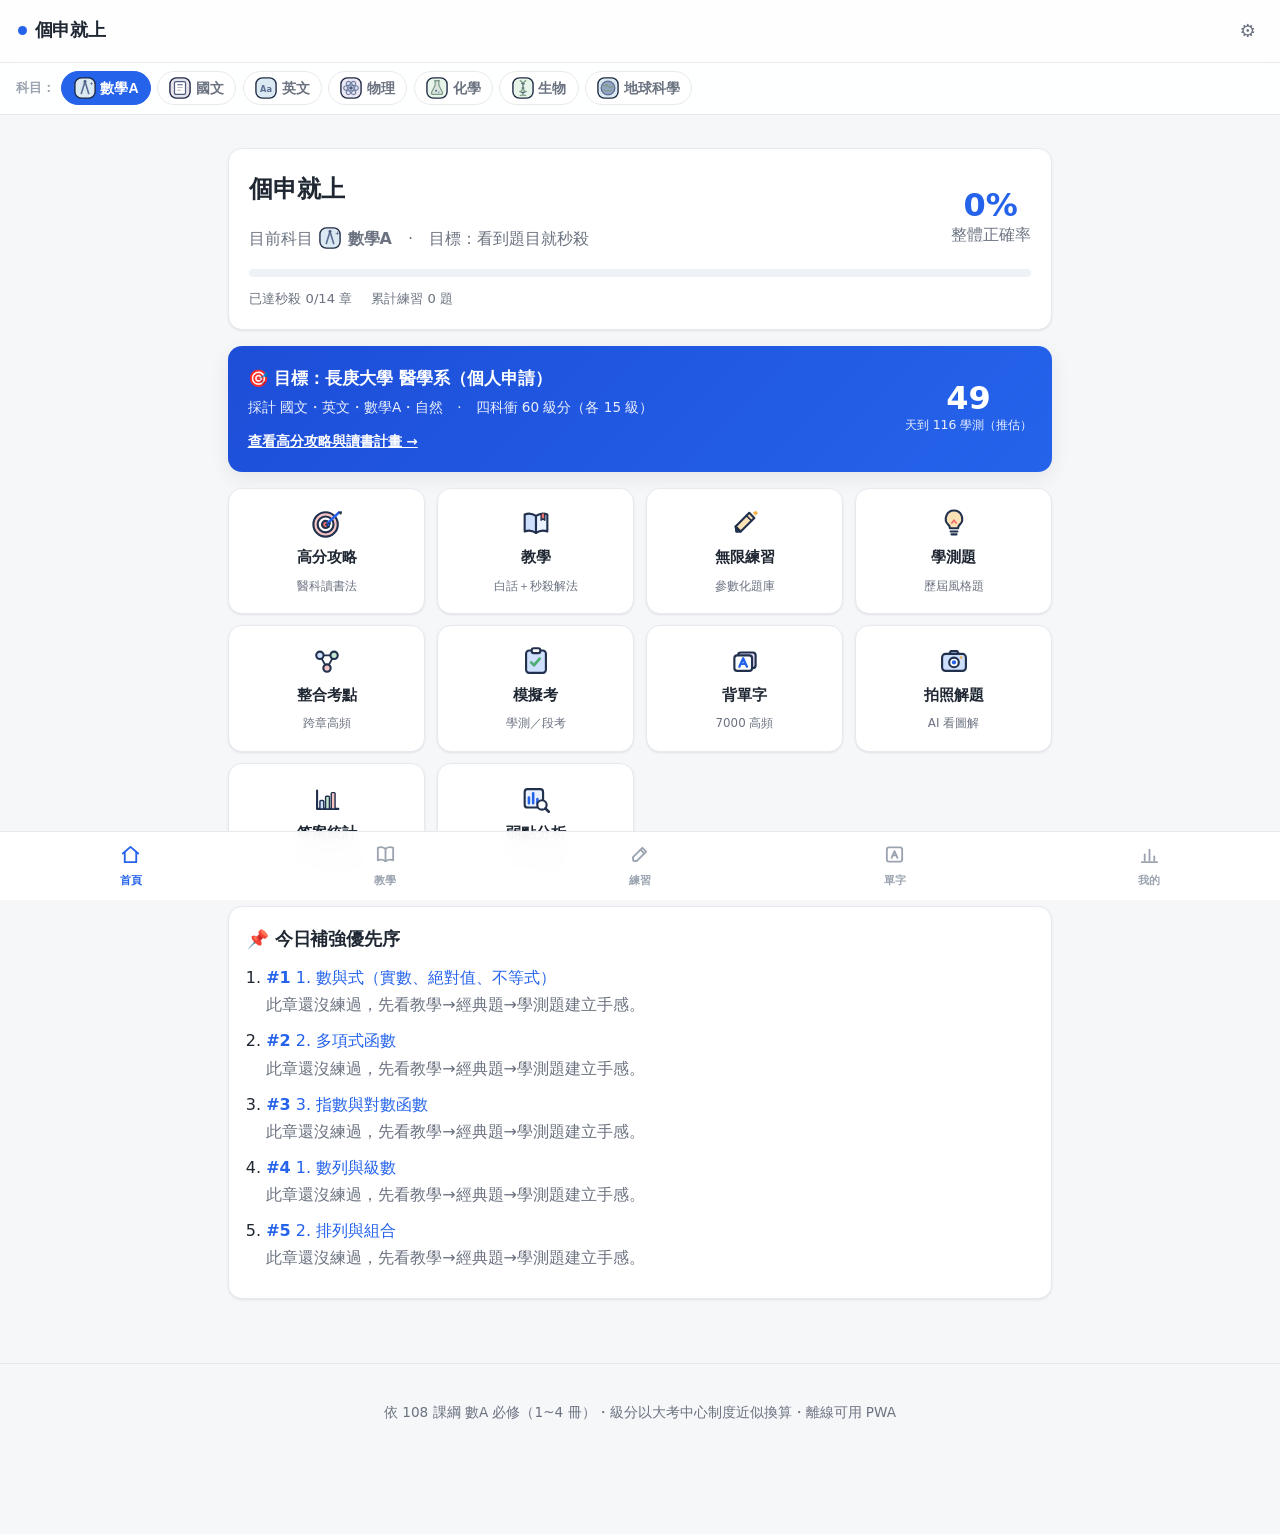
<file: 數學/app/index.html>
<!DOCTYPE html>
<html lang="zh-Hant">

<head>
  <meta charset="UTF-8" />
  <meta name="viewport" content="width=device-width, initial-scale=1.0" />
  <title>個申就上</title>
  <meta name="description" content="高中全科學測複習 App：白話深度教學、秒殺解法、無限練習、學測模擬與級分換算、各科高分攻略與讀書計畫、個人化弱點分析。目標：四科 60 級分、考取醫學系。" />
  <meta name="theme-color" content="#ffffff" />
  <link rel="manifest" href="manifest.webmanifest" />
  <link rel="apple-touch-icon" href="icons/icon-192.png" />

  <!-- KaTeX：數學式渲染（本機內建 vendor，完全離線、不依賴 CDN） -->
  <link rel="stylesheet" href="vendor/katex/katex.min.css"
    onerror="document.documentElement.classList.add('no-katex')" />
  <script defer src="vendor/katex/katex.min.js"></script>
  <script defer src="vendor/katex/contrib/auto-render.min.js"></script>

  <link rel="stylesheet" href="css/style.css" />
</head>

<body>
  <header class="topbar">
    <a class="brand" href="#dashboard">個申就上</a>
    <a class="topset" href="#settings" title="設定">⚙️</a>
  </header>

  <main id="app" class="container"><p class="muted" style="padding:2rem">載入中…</p></main>

  <footer class="foot">
    <p class="muted">依 108 課綱 數A 必修（1~4 冊）・級分以大考中心制度近似換算・離線可用 PWA</p>
  </footer>

  <!-- 課程資料（classic script，雙擊也能跑） -->
  <script src="data/curriculum.js"></script>
  <script src="js/generator.js"></script>
  <!-- 數A（四冊）+ 整合考點 -->
  <script src="data/book1.js"></script>
  <script src="data/book2.js"></script>
  <script src="data/book3.js"></script>
  <script src="data/book4.js"></script>
  <script src="data/exampoints.js"></script>
  <!-- 其他科目（國/英/物/化/生/地科） -->
  <script src="data/subj_chinese.js"></script>
  <script src="data/subj_english.js"></script>
  <script src="data/subj_physics.js"></script>
  <script src="data/subj_chemistry.js"></script>
  <script src="data/subj_biology.js"></script>
  <script src="data/subj_earth.js"></script>
  <!-- 英文背單字（7000 高頻字庫 + SRS） -->
  <script src="data/vocab.js"></script>
  <script src="js/vocab_srs.js"></script>
  <!-- 英文口語練習句庫 -->
  <script src="data/speaking.js"></script>
  <!-- 歷屆學測選擇題答案（答案統計分析資料源） -->
  <script src="data/exam_answers.js"></script>
  <!-- 高分攻略：各科技巧、讀書心法、時程與考場 SOP -->
  <script src="data/strategy.js"></script>

  <!-- 引擎與頁面 -->
  <script src="js/tileicons.js"></script>
  <script src="js/diagrams.js"></script>
  <script src="js/llm.js"></script>
  <script src="js/scoring.js"></script>
  <script src="js/analytics.js"></script>
  <script src="js/answerstats.js"></script>
  <script src="js/exam.js"></script>
  <script src="js/app.js"></script>

  <!-- PWA service worker（用 file:// 開啟時會自動略過） -->
  <script>
    // PWA service worker：偵測到新版自動啟用並重載一次（免手動清快取）
    if ('serviceWorker' in navigator && location.protocol.startsWith('http')) {
      var refreshing = false;
      // 首次安裝時沒有 controller，clients.claim() 也會觸發 controllerchange，
      // 那次不該重載；只有「本來就有 controller（＝更新換版）」才自動重載一次。
      var hadController = !!navigator.serviceWorker.controller;
      navigator.serviceWorker.addEventListener('controllerchange', function () {
        if (refreshing || !hadController) return;
        refreshing = true;
        location.reload();
      });
      window.addEventListener('load', function () {
        navigator.serviceWorker.register('sw.js').then(function (reg) {
          // 立刻檢查更新
          reg.update();
          // 有新版安裝好 → 叫它立即接管（接管後觸發 controllerchange 自動重載）
          function promote(w) {
            if (!w) return;
            w.addEventListener('statechange', function () {
              if (w.state === 'installed' && navigator.serviceWorker.controller) {
                w.postMessage('SKIP_WAITING');
              }
            });
          }
          if (reg.waiting && navigator.serviceWorker.controller) reg.waiting.postMessage('SKIP_WAITING');
          reg.addEventListener('updatefound', function () { promote(reg.installing); });
          // 回到前景時再檢查一次更新
          document.addEventListener('visibilitychange', function () {
            if (document.visibilityState === 'visible') reg.update();
          });
        }).catch(function () { });
      });
    }
  </script>
</body>

</html>
</file>
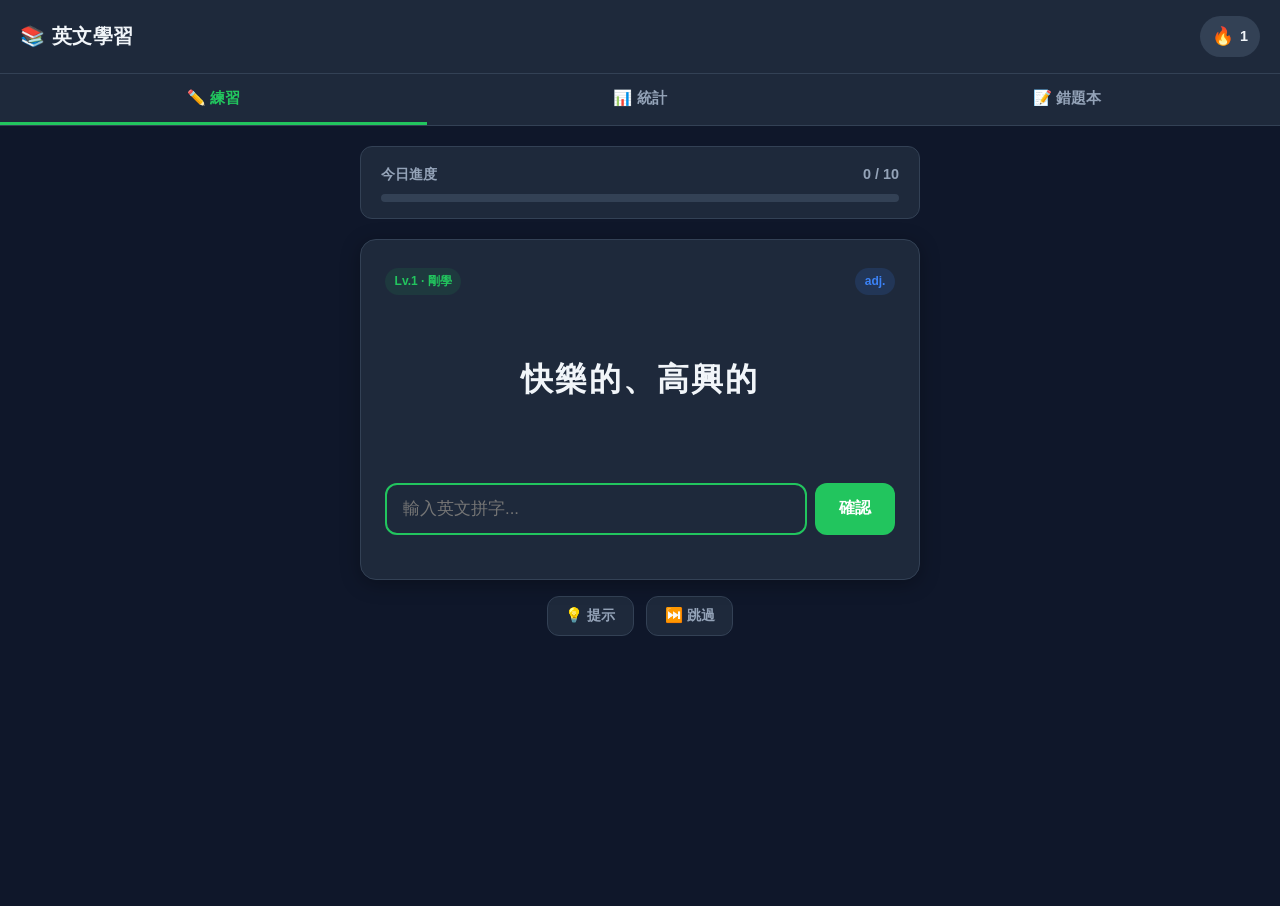
<file: 英文/learning-app/index.html>
<!DOCTYPE html>
<html lang="zh-Hant">
<head>
  <meta charset="UTF-8" />
  <meta name="viewport" content="width=device-width, initial-scale=1.0, maximum-scale=1.0, user-scalable=no" />
  <title>英文學習 — 學測滿級分計畫</title>
  <link rel="stylesheet" href="style.css" />
</head>
<body>
  <!-- 頂部標題 -->
  <header class="app-header">
    <h1 class="app-title">📚 英文學習</h1>
    <div class="streak-badge" id="streakBadge" title="連續學習天數">
      <span class="streak-icon">🔥</span>
      <span id="streakDays">0</span>
    </div>
  </header>

  <!-- 分頁切換 -->
  <nav class="tab-bar">
    <button class="tab-btn active" data-tab="practice">✏️ 練習</button>
    <button class="tab-btn" data-tab="stats">📊 統計</button>
    <button class="tab-btn" data-tab="wrong">📝 錯題本</button>
  </nav>

  <main class="main-container">
    <!-- 練習頁 -->
    <section id="practice" class="tab-content active">
      <!-- 今日進度條 -->
      <div class="progress-card">
        <div class="progress-label">
          <span>今日進度</span>
          <span id="progressText">0 / 10</span>
        </div>
        <div class="progress-bar">
          <div class="progress-fill" id="progressFill"></div>
        </div>
      </div>

      <!-- 練習卡片 -->
      <div class="practice-card" id="practiceCard">
        <div class="card-header">
          <span class="level-badge" id="levelBadge">Level 1</span>
          <span class="pos-badge" id="posBadge">n.</span>
        </div>

        <div class="chinese-display" id="chineseDisplay">
          載入中...
        </div>

        <div class="hint-area" id="hintArea"></div>

        <form class="answer-form" id="answerForm" autocomplete="off">
          <input
            type="text"
            id="answerInput"
            class="answer-input"
            placeholder="輸入英文拼字..."
            autocomplete="off"
            autocapitalize="off"
            spellcheck="false"
            required
          />
          <button type="submit" class="submit-btn">確認</button>
        </form>

        <!-- 答對/答錯回饋 -->
        <div class="feedback" id="feedback"></div>
      </div>

      <!-- 提示工具列 -->
      <div class="tool-row">
        <button class="tool-btn" id="hintBtn" title="顯示首字母提示">💡 提示</button>
        <button class="tool-btn" id="skipBtn" title="跳過此題">⏭️ 跳過</button>
      </div>
    </section>

    <!-- 統計頁 -->
    <section id="stats" class="tab-content">
      <h2 class="section-title">學習統計</h2>

      <div class="stat-grid">
        <div class="stat-card">
          <div class="stat-icon">✅</div>
          <div class="stat-value" id="todayCorrect">0</div>
          <div class="stat-label">今日答對</div>
        </div>
        <div class="stat-card">
          <div class="stat-icon">❌</div>
          <div class="stat-value" id="todayWrong">0</div>
          <div class="stat-label">今日答錯</div>
        </div>
        <div class="stat-card">
          <div class="stat-icon">📖</div>
          <div class="stat-value" id="totalLearned">0</div>
          <div class="stat-label">已學單字</div>
        </div>
        <div class="stat-card">
          <div class="stat-icon">🎯</div>
          <div class="stat-value" id="accuracyRate">—</div>
          <div class="stat-label">總正確率</div>
        </div>
      </div>

      <h3 class="section-subtitle">熟練度分布</h3>
      <div class="level-distribution" id="levelDistribution">
        <!-- 由 JS 動態產生 -->
      </div>

      <h3 class="section-subtitle">目標進度</h3>
      <div class="goal-card">
        <div class="goal-row">
          <span>學測單字目標(7000)</span>
          <span id="goalText">0 / 7000</span>
        </div>
        <div class="progress-bar">
          <div class="progress-fill" id="goalFill"></div>
        </div>
        <p class="goal-hint" id="goalHint">每天 30 分鐘,持續累積!</p>
      </div>

      <div class="action-row">
        <button class="danger-btn" id="resetBtn">⚠️ 重置所有資料</button>
      </div>
    </section>

    <!-- 錯題本 -->
    <section id="wrong" class="tab-content">
      <h2 class="section-title">錯題本</h2>
      <p class="section-hint">這裡顯示你答錯過的單字,加強複習!</p>
      <div class="wrong-list" id="wrongList">
        <!-- 由 JS 動態產生 -->
      </div>
    </section>
  </main>

  <!-- 答對/答錯全螢幕動畫覆蓋層 -->
  <div class="overlay" id="overlay"></div>

  <script src="words.js"></script>
  <script src="app.js"></script>
</body>
</html>
</file>
<file: 數學/app/css/style.css>
/* ============================================================
 * 個申就上 — 簡約學習主題（Minimal / Clean）
 * 設計語言：留白為主、單一藍色重點、細線描邊、柔和陰影、一致圓角。
 * 目標：乾淨、專注、不干擾閱讀，貼近醫科備考的沉穩質感。
 * 所有 class 名稱與原版相容，僅替換視覺語言。
 * ============================================================ */

:root {
  /* 中性底 + 單一藍重點 + 語意色 */
  --bg: #f6f7f9;            /* App 背景：極淺灰 */
  --bg2: #eef1f5;           /* 次底 */
  --card: #ffffff;          /* 卡片：純白 */
  --ink: #1f2733;           /* 主文字：深灰藍 */
  --ink-soft: #6b7280;      /* 次要文字 */
  --ink-faint: #9aa3af;     /* 更淡 */
  --line: #e6e9ee;          /* 細描邊（hairline） */
  --line-strong: #d7dce3;   /* 較深描邊 */

  --brand: #2563eb;         /* 重點藍 */
  --brand-ink: #1d4ed8;     /* 深一階藍 */
  --brand-soft: #eef4ff;    /* 藍底 */

  --good: #15a05a;          /* 正解綠 */
  --good-soft: #ecfdf3;
  --warn: #b9770a;          /* 提示橙 */
  --warn-soft: #fff8ec;
  --bad: #dc2626;           /* 警示紅 */
  --bad-soft: #fef2f2;

  --radius: 14px;
  --radius-sm: 10px;
  --radius-pill: 999px;
  --shadow: 0 1px 2px rgba(16, 24, 40, .04), 0 1px 3px rgba(16, 24, 40, .06);
  --shadow-md: 0 6px 20px rgba(16, 24, 40, .08);
  --fs: "Noto Sans TC", -apple-system, BlinkMacSystemFont, "Segoe UI", "PingFang TC", "Microsoft JhengHei", Roboto, system-ui, sans-serif;
}

* { box-sizing: border-box; }

html, body {
  margin: 0;
  color: var(--ink);
  line-height: 1.7;
  font-family: var(--fs);
  background: var(--bg);
  -webkit-font-smoothing: antialiased;
  text-rendering: optimizeLegibility;
}

a { color: var(--brand); text-decoration: none; }
a:hover { color: var(--brand-ink); }

h1, h2, h3 { letter-spacing: -.01em; }

/* ---- 頂列：簡約白底細線 ---- */
.topbar {
  position: sticky; top: 0; z-index: 50;
  display: flex; align-items: center; justify-content: space-between; gap: 1rem;
  padding: .7rem 1.1rem;
  background: rgba(255, 255, 255, .85);
  backdrop-filter: saturate(180%) blur(10px);
  border-bottom: 1px solid var(--line);
}
.brand {
  font-weight: 800; font-size: 1.1rem; color: var(--ink);
  letter-spacing: -.02em;
}
.brand::before {
  content: ""; display: inline-block; width: 9px; height: 9px; margin-right: .5rem;
  border-radius: 50%; background: var(--brand); vertical-align: middle;
}
.topset { font-size: 1.15rem; text-decoration: none; padding: .25rem .4rem; color: var(--ink-soft); border-radius: var(--radius-sm); }
.topset:hover { background: var(--bg2); }

.nav { display: flex; gap: .3rem; flex-wrap: wrap; }
.nav a {
  padding: .3rem .7rem; border-radius: var(--radius-pill);
  color: var(--ink-soft); font-size: .92rem; font-weight: 600;
}
.nav a.active, .nav a:hover { background: var(--brand-soft); color: var(--brand-ink); }

.container { max-width: 860px; margin: 0 auto; padding: 1.1rem 1.1rem 1rem; min-height: 70vh; }
.view h1 { font-size: 1.5rem; margin: .4rem 0 .3rem; font-weight: 800; }

.muted { color: var(--ink-soft); }
.bad { color: var(--bad); }

/* ---- 卡片 / 面板：白底、細線、柔陰影、一致圓角 ---- */
.panel {
  background: var(--card); border: 1px solid var(--line);
  border-radius: var(--radius); padding: 1.1rem 1.15rem; margin: 1rem 0;
  box-shadow: var(--shadow);
}
.panel h2 { margin: 0 0 .6rem; font-size: 1.1rem; font-weight: 700; color: var(--ink); }
.hero {
  background: var(--card);
  border: 1px solid var(--line); border-radius: var(--radius);
  padding: 1.3rem; margin: 1rem 0; box-shadow: var(--shadow);
}
.hero h1 { margin: 0 0 .25rem; }
.hero h2 { margin: 0 0 .5rem; font-size: 1.1rem; }

.cards { display: grid; grid-template-columns: repeat(auto-fit, minmax(130px, 1fr)); gap: .7rem; margin: .8rem 0; }
.card {
  background: var(--card); border: 1px solid var(--line);
  border-radius: var(--radius-sm); padding: .9rem;
  box-shadow: var(--shadow);
}
.card.stat { text-align: center; }
.card.stat .big { font-size: 1.8rem; font-weight: 800; color: var(--brand); line-height: 1.15; }
.card.stat > div:last-child { color: var(--ink-soft); font-size: .82rem; }

/* 進度條：細軌 + 藍填充 */
.progress { height: 8px; background: var(--bg2); border-radius: var(--radius-pill); overflow: hidden; }
.progress .bar { height: 100%; background: var(--brand); border-radius: var(--radius-pill); transition: width .4s ease; }

/* ---- 按鈕 ---- */
.quick { display: grid; grid-template-columns: repeat(auto-fit, minmax(200px, 1fr)); gap: .7rem; }
.qbtn {
  display: inline-block; background: var(--brand); color: #fff !important;
  padding: .55rem 1rem; border-radius: var(--radius-sm);
  border: 1px solid var(--brand); cursor: pointer;
  font-size: .95rem; text-align: center; font-weight: 600;
  box-shadow: var(--shadow); transition: background .15s ease, transform .05s ease;
}
.qbtn:hover { background: var(--brand-ink); color: #fff; text-decoration: none; }
.qbtn:active { transform: translateY(1px); }
.qbtn.big { display: block; width: 100%; margin-top: 1rem; padding: .8rem; font-size: 1rem; }
.ghost {
  background: var(--card); border: 1px solid var(--line-strong); color: var(--ink-soft);
  padding: .5rem .85rem; border-radius: var(--radius-sm); cursor: pointer; font-weight: 600; font-size: .92rem;
}
.ghost:hover { background: var(--bg2); color: var(--ink); }

/* ---- 計畫清單 ---- */
.planlist { margin: 0; padding-left: 1.2rem; }
.planlist li { margin: .55rem 0; }
.pri { color: var(--brand); font-weight: 700; }
.mini { font-size: .85rem; }

/* ---- 章節列表 ---- */
.chaplist { display: grid; grid-template-columns: repeat(auto-fit, minmax(230px, 1fr)); gap: .7rem; }
.chapcard {
  background: var(--card); border: 1px solid var(--line);
  border-radius: var(--radius-sm); padding: .9rem 1rem; color: var(--ink) !important;
  box-shadow: var(--shadow); transition: border-color .15s ease, box-shadow .15s ease;
}
.chapcard:hover { border-color: var(--brand); box-shadow: var(--shadow-md); text-decoration: none; }
.chapcard .ct { font-weight: 700; margin-bottom: .45rem; }
.tags span { display: inline-block; font-size: .72rem; background: var(--bg2); color: var(--ink-soft); padding: .12rem .5rem; border-radius: var(--radius-pill); margin: .12rem .12rem .12rem 0; }

/* ---- 章節內文 ---- */
.back { display: inline-block; margin: .3rem 0; color: var(--ink-soft); font-weight: 600; font-size: .92rem; }
.back:hover { color: var(--brand); }
.five { background: var(--brand-soft); border-color: #dbe6ff; }
.trick { background: var(--warn-soft); border-color: #f4e6c8; }
.deep { background: var(--good-soft); border-color: #cdeedd; border-left: 3px solid var(--good); }
.deep h2 { color: var(--good); }
.concepts li, .formulas li { margin: .45rem 0; }
.formulas { list-style: none; padding-left: 0; }
.formulas li { background: var(--bg2); border: 1px solid var(--line); border-radius: var(--radius-sm); padding: .45rem .7rem; }

/* ---- 題目 ---- */
.problems { display: grid; gap: .8rem; }
.prob {
  background: var(--card); border: 1px solid var(--line);
  border-radius: var(--radius-sm); padding: 1rem;
  box-shadow: var(--shadow);
}
.prob .q { font-weight: 600; margin: .35rem 0 .55rem; }
.badge { display: inline-block; font-size: .72rem; background: var(--bg2); color: var(--ink-soft); padding: .15rem .55rem; border-radius: var(--radius-pill); font-weight: 600; }
.badge.gsat { background: var(--brand-soft); color: var(--brand-ink); }
details { margin: .35rem 0; }
summary { cursor: pointer; color: var(--brand); font-weight: 600; font-size: .92rem; }
summary:hover { color: var(--brand-ink); }
.hint { background: var(--warn-soft); border-left: 3px solid var(--warn); padding: .55rem .75rem; margin: .45rem 0; border-radius: var(--radius-sm); }
.sol { background: var(--good-soft); border-left: 3px solid var(--good); padding: .55rem .75rem; margin: .45rem 0; border-radius: var(--radius-sm); }
.ans { margin-top: .4rem; font-weight: 700; color: var(--good); }
.selfcheck { margin-top: .6rem; font-size: .9rem; color: var(--ink-soft); }
.selfcheck button { margin-left: .35rem; padding: .3rem .7rem; border-radius: var(--radius-sm); border: 1px solid var(--line-strong); background: var(--card); color: var(--ink); cursor: pointer; font-weight: 600; }
.selfcheck button:hover { background: var(--bg2); }
.flashmsg { color: var(--good); font-weight: 600; }

/* ---- 控制列 / 表單 ---- */
.ctrl { display: flex; gap: .6rem; align-items: center; flex-wrap: wrap; margin: .7rem 0; }
select, input[type=text], input[type=password], input[type=number] {
  background: var(--card); color: var(--ink); border: 1px solid var(--line-strong);
  border-radius: var(--radius-sm); padding: .45rem .65rem; font-size: .95rem; font-family: inherit;
}
select:focus, input:focus { outline: none; border-color: var(--brand); box-shadow: 0 0 0 3px var(--brand-soft); }
label { display: block; margin: .5rem 0; font-weight: 600; }

/* ---- 模擬考 ---- */
.examcard { display: flex; flex-direction: column; gap: .4rem; }
.timer { font-size: 1.2rem; font-weight: 800; color: var(--brand); margin: .4rem 0; }
.examq.done { border-color: var(--good); }
.examq.wrong { border-color: var(--bad); }
.bandnote { background: var(--brand-soft); padding: .65rem .8rem; border-radius: var(--radius-sm); border: 1px solid #dbe6ff; }
.bookchecks { display: grid; gap: .25rem; }
.chk { font-size: .9rem; font-weight: 500; }

/* ---- 分析表 ---- */
.statstable { width: 100%; border-collapse: collapse; font-size: .9rem; }
.statstable th { text-align: left; padding: .5rem; border-bottom: 1px solid var(--line-strong); color: var(--ink-soft); font-weight: 600; }
.statstable td { text-align: left; padding: .5rem; border-bottom: 1px solid var(--line); }
.statstable tr.good td:first-child { color: var(--good); font-weight: 600; }
.statstable tr.mid td:first-child { color: var(--warn); font-weight: 600; }
.statstable tr.bad td:first-child { color: var(--bad); font-weight: 600; }
.statstable tr.na td:first-child { color: var(--ink-faint); }
.minibar { background: var(--bg2); height: 7px; border-radius: var(--radius-pill); overflow: hidden; }
.minibar div { height: 100%; background: var(--brand); border-radius: var(--radius-pill); }

/* ---- 學測答案統計 ---- */
.tablewrap { overflow-x: auto; -webkit-overflow-scrolling: touch; }
.astable { min-width: 540px; }
.astable .asrow { white-space: nowrap; }
.ascell {
  display: inline-block; min-width: 1.5em; text-align: center;
  margin: 0 1px; padding: .05rem .25rem; border-radius: 6px;
  font-variant-numeric: tabular-nums; color: var(--ink-soft);
}
.ascell.amode { background: var(--brand); color: #fff; font-weight: 700; }
.warnbox { border-color: var(--warn); background: var(--warn-soft); }
.warnbox b { color: var(--warn); }

.foot { text-align: center; padding: 1.5rem 1rem; border-top: 1px solid var(--line); margin-top: 2rem; color: var(--ink-faint); font-size: .85rem; }

/* KaTeX 載入失敗時，至少把原始式子顯示出來 */
.no-katex .katex { font-family: inherit; }

/* ---- 圖解分析 ---- */
.diagrampanel { background: var(--card); }
.diagramwrap {
  background: var(--bg2);
  border: 1px solid var(--line);
  border-radius: var(--radius-sm);
  padding: .7rem;
  overflow-x: auto;
}
.diagram { display: block; max-width: 100%; height: auto; margin: 0 auto; }
.diagcap { margin: .6rem 0 0; font-size: .88rem; }

/* 進場淡入 */
.view > section, .view > .hero { animation: fadein .3s ease both; }
@keyframes fadein { from { opacity: 0; transform: translateY(5px); } to { opacity: 1; transform: none; } }

/* ---- 整合考點 ---- */
.eptags { margin: .5rem 0; font-size: .9rem; color: var(--ink-soft); }
.eptag {
  display: inline-block; margin: .15rem .25rem .15rem 0; padding: .14rem .6rem;
  background: var(--bg2); color: var(--ink); border: 1px solid var(--line);
  border-radius: var(--radius-pill); font-size: .82rem; font-weight: 600;
}
.eptag:hover { background: var(--brand-soft); color: var(--brand-ink); text-decoration: none; }
.freq { color: var(--warn); font-size: .9rem; letter-spacing: 1px; }
.eppanel { border-left: 3px solid var(--line-strong); }
.eppanel.good { border-left-color: var(--good); }
.eppanel.mid  { border-left-color: var(--warn); }
.eppanel.bad  { border-left-color: var(--bad); }
.eppanel.na   { border-left-color: var(--line-strong); }
.epinsight { margin: .5rem 0; }
.epchips { margin: .3rem 0; }

/* ---- 科目切換器：水平捲動的膠囊 ---- */
.subjectbar {
  position: sticky; top: 0; z-index: 40;
  display: flex; gap: .4rem; align-items: center;
  padding: .55rem 1rem; background: rgba(255, 255, 255, .9);
  backdrop-filter: blur(8px);
  border-bottom: 1px solid var(--line);
  overflow-x: auto; -webkit-overflow-scrolling: touch; scrollbar-width: none;
}
.subjectbar::-webkit-scrollbar { display: none; }
.sublabel { font-weight: 600; color: var(--ink-faint); font-size: .82rem; flex: 0 0 auto; }
.subbtn {
  display: inline-flex; align-items: center; gap: .3rem; flex: 0 0 auto;
  padding: .3rem .7rem; border-radius: var(--radius-pill);
  border: 1px solid var(--line); background: var(--card); color: var(--ink-soft);
  font-weight: 600; font-size: .88rem; cursor: pointer; white-space: nowrap;
}
.subbtn:hover { background: var(--bg2); color: var(--ink); }
.subbtn.on { background: var(--brand); color: #fff; border-color: var(--brand); }
.subicon { vertical-align: middle; flex: 0 0 auto; }
.subname { line-height: 1; }
.muted .subicon { vertical-align: -5px; margin: 0 1px; }

/* ---- 拍照解題 ---- */
.photobtns { display: flex; gap: .6rem; flex-wrap: wrap; margin-bottom: .6rem; }
.photoimg { display: block; max-width: 100%; max-height: 320px; margin: .6rem auto; border: 1px solid var(--line); border-radius: var(--radius-sm); }
.photosol p { margin: .4rem 0; }
.photosol h3 { margin: .6rem 0 .2rem; font-size: 1.02rem; color: var(--brand); }
.photosol ul { margin: .3rem 0 .3rem 1.1rem; }

/* ---- 背單字 ---- */
.vocabcard { text-align: center; }
.vzh { font-size: 1.6rem; font-weight: 800; color: var(--ink); margin: .4rem 0; }
.vpos { color: var(--ink-soft); margin-bottom: .8rem; }
.vinput { width: 100%; font-size: 1.25rem; text-align: center; letter-spacing: 1px; padding: .65rem; border: 1px solid var(--line-strong); border-radius: var(--radius-sm); }
.vbtns { display: flex; gap: .5rem; justify-content: center; flex-wrap: wrap; margin: .8rem 0; }
.vok { font-size: 1.2rem; font-weight: 800; color: var(--good); margin: .5rem 0; }
.vng { font-size: 1.1rem; font-weight: 800; color: var(--bad); margin: .5rem 0; }
.vex { margin: .4rem 0; }
.boxbars { display: grid; gap: .4rem; }
.boxrow { display: grid; grid-template-columns: 90px 1fr 40px; align-items: center; gap: .5rem; font-size: .85rem; }
.boxlab { color: var(--ink-soft); }
.boxnum { text-align: right; font-weight: 700; }
.wrongwords { list-style: none; padding-left: 0; margin: .4rem 0; }
.wrongwords li { padding: .4rem .1rem; border-bottom: 1px solid var(--line); }
.wcount { color: var(--bad); font-size: .82rem; float: right; }

/* ---- 口語練習 ---- */
.speakcard { text-align: center; }
.speaken { font-size: 1.45rem; font-weight: 800; color: var(--ink); margin: .5rem 0 .2rem; line-height: 1.4; }
.speaktip { font-size: .9rem; margin: .3rem 0 .2rem; }
.speakscore { margin-top: .6rem; text-align: left; }
.speakcompare { font-size: 1.25rem; font-weight: 600; line-height: 1.7; margin: .3rem 0; }
.speakcompare .wmatch { color: var(--good); }
.speakcompare .wmiss { color: var(--bad); text-decoration: underline; text-decoration-color: var(--bad); }
.speakmsg { margin-top: .4rem; font-weight: 600; }
.qbtn.rec-on, button.rec-on { background: var(--bad) !important; border-color: var(--bad); color: #fff; animation: recpulse 1.2s ease-in-out infinite; }
@keyframes recpulse { 0%, 100% { box-shadow: 0 0 0 0 rgba(220, 38, 38, .35); } 50% { box-shadow: 0 0 0 6px rgba(220, 38, 38, 0); } }

/* ============================================================
 * 首頁布局：磁磚啟動器 + 底部分頁列
 * ============================================================ */
body { padding-bottom: 72px; }   /* 留給底部分頁列 */

/* 首頁 hero */
.homehero { padding: 1.2rem 1.3rem; }
.herorow { display: flex; align-items: center; justify-content: space-between; gap: .8rem; }
.homehero h1 { font-size: 1.5rem; margin: 0 0 .2rem; }
.herostat { text-align: center; flex: 0 0 auto; }
.hsbig { font-size: 2rem; font-weight: 800; color: var(--brand); line-height: 1; }
.herometa { display: flex; gap: 1.2rem; flex-wrap: wrap; margin-top: .7rem; font-size: .82rem; color: var(--ink-soft); font-weight: 500; }

/* 目標卡（醫科倒數） */
.goalcard {
  display: flex; align-items: center; justify-content: space-between; gap: 1rem; flex-wrap: wrap;
  background: linear-gradient(135deg, #1d4ed8, #2563eb); color: #fff;
  border: none; border-radius: var(--radius); padding: 1.1rem 1.25rem; margin: 1rem 0;
  box-shadow: var(--shadow-md);
}
.goalcard .gtitle { font-weight: 800; font-size: 1.05rem; }
.goalcard .gsub { font-size: .85rem; opacity: .9; margin-top: .2rem; }
.goalcard .gright { text-align: center; flex: 0 0 auto; }
.goalcard .gnum { font-size: 2rem; font-weight: 800; line-height: 1; }
.goalcard .glab { font-size: .78rem; opacity: .9; }
.goalcard a { color: #fff; text-decoration: underline; font-weight: 600; font-size: .85rem; }

/* 磁磚網格 */
.tilegrid { display: grid; grid-template-columns: repeat(2, 1fr); gap: .7rem; margin: 1rem 0; }
@media (min-width: 560px) { .tilegrid { grid-template-columns: repeat(4, 1fr); } }
.tile {
  display: flex; flex-direction: column; align-items: center; gap: .3rem;
  padding: 1.1rem .5rem; border: 1px solid var(--line); border-radius: var(--radius);
  background: var(--card); color: var(--ink) !important; text-align: center;
  box-shadow: var(--shadow); transition: border-color .15s ease, box-shadow .15s ease, transform .05s ease;
}
.tile:hover { border-color: var(--brand); box-shadow: var(--shadow-md); text-decoration: none; }
.tile:active { transform: translateY(1px); }
.tic { font-size: 1.7rem; line-height: 1; height: 34px; display: flex; align-items: center; justify-content: center; }
.tic svg.tileic { display: block; width: 34px; height: 34px; }
.tit { font-weight: 700; font-size: .95rem; color: var(--ink); }
.tid { font-size: .74rem; color: var(--ink-soft); }
/* 統一中性磁磚（移除原紅／藍區分，回歸簡約） */
.tile.t-blue, .tile.t-red { background: var(--card); }
.tile.t-blue .tit, .tile.t-red .tit { color: var(--ink); }
.todaycard { margin-top: .4rem; }

/* 底部分頁列 */
.tabbar {
  position: fixed; left: 0; right: 0; bottom: 0; z-index: 60;
  display: flex; justify-content: space-around; align-items: stretch;
  background: rgba(255, 255, 255, .92); backdrop-filter: blur(10px);
  border-top: 1px solid var(--line);
  padding: .25rem .2rem calc(.25rem + env(safe-area-inset-bottom, 0px));
}
.tab {
  flex: 1; display: flex; flex-direction: column; align-items: center; gap: 2px;
  padding: .4rem 0; color: var(--ink-faint) !important; text-decoration: none; font-weight: 600;
}
.tab .tabic { line-height: 1; }
.tab .tabt { font-size: .7rem; }
.tab.on { color: var(--brand) !important; }

/* ============================================================
 * 高分攻略（新頁）
 * ============================================================ */
.goalbar {
  background: linear-gradient(135deg, #1d4ed8, #2563eb); color: #fff;
  border-radius: var(--radius); padding: 1.2rem 1.3rem; margin: 1rem 0;
  box-shadow: var(--shadow-md);
}
.goalbar h2 { color: #fff; margin: 0 0 .3rem; font-size: 1.15rem; }
.goalbar .gmeta { display: flex; gap: 1.5rem; flex-wrap: wrap; margin: .7rem 0 0; }
.goalbar .gmeta .gm { text-align: center; }
.goalbar .gmeta .gmnum { font-size: 1.7rem; font-weight: 800; line-height: 1; }
.goalbar .gmeta .gmlab { font-size: .76rem; opacity: .9; }
.goalbar p { margin: .5rem 0 0; opacity: .95; font-size: .9rem; }

.methodgrid { display: grid; grid-template-columns: 1fr; gap: .7rem; }
@media (min-width: 560px) { .methodgrid { grid-template-columns: 1fr 1fr; } }
.method {
  background: var(--card); border: 1px solid var(--line); border-radius: var(--radius-sm);
  padding: .9rem 1rem; box-shadow: var(--shadow);
}
.method .mh { font-weight: 700; margin-bottom: .35rem; }
.method .mh .mic { margin-right: .4rem; }
.method .mwhy { margin-top: .45rem; font-size: .84rem; color: var(--ink-soft); border-top: 1px dashed var(--line); padding-top: .4rem; }

/* 時間軸 */
.timeline { list-style: none; margin: 0; padding: 0; position: relative; }
.timeline li { position: relative; padding: 0 0 1rem 1.3rem; border-left: 2px solid var(--line); }
.timeline li:last-child { border-left-color: transparent; padding-bottom: 0; }
.timeline li::before {
  content: ""; position: absolute; left: -6px; top: .35rem;
  width: 10px; height: 10px; border-radius: 50%; background: var(--brand); border: 2px solid var(--card);
}
.timeline .tph { font-weight: 700; }
.timeline .twhen { color: var(--brand); font-weight: 700; font-size: .85rem; margin-left: .4rem; }
.timeline ul { margin: .35rem 0 0; padding-left: 1.1rem; }
.timeline ul li { border: none; padding: .1rem 0; font-size: .9rem; color: var(--ink-soft); }

/* 科目高分技巧卡 */
.tipitem { margin: .6rem 0; padding-left: .9rem; border-left: 3px solid var(--brand); }
.tipitem .tih { font-weight: 700; }
.tipitem .tib { color: var(--ink-soft); font-size: .92rem; margin-top: .15rem; }
.checklist { list-style: none; padding-left: 0; margin: .3rem 0; }
.checklist li { padding: .35rem 0 .35rem 1.6rem; position: relative; border-bottom: 1px solid var(--line); }
.checklist li:last-child { border-bottom: none; }
.checklist li::before { content: "✓"; position: absolute; left: 0; top: .35rem; color: var(--good); font-weight: 800; }

@media (max-width: 600px) {
  .nav a { padding: .28rem .5rem; font-size: .85rem; }
  .container { padding: 1rem .9rem; }
  .goalcard .gnum { font-size: 1.7rem; }
}
</file>
<file: 英文/learning-app/style.css>
/* ========================================
   英文學習 App - 深色模式樣式
   ======================================== */

:root {
  --bg-primary: #0f172a;
  --bg-secondary: #1e293b;
  --bg-card: #1e293b;
  --bg-elevated: #334155;
  --text-primary: #f1f5f9;
  --text-secondary: #94a3b8;
  --text-muted: #64748b;
  --accent: #22c55e;
  --accent-hover: #16a34a;
  --accent-bg: rgba(34, 197, 94, 0.1);
  --danger: #ef4444;
  --danger-bg: rgba(239, 68, 68, 0.1);
  --warning: #f59e0b;
  --info: #3b82f6;
  --border: #334155;
  --shadow: 0 4px 20px rgba(0, 0, 0, 0.3);
  --radius: 12px;
  --radius-lg: 16px;
}

* {
  margin: 0;
  padding: 0;
  box-sizing: border-box;
  -webkit-tap-highlight-color: transparent;
}

html, body {
  height: 100%;
}

body {
  font-family: -apple-system, BlinkMacSystemFont, "Segoe UI", "PingFang TC",
    "Microsoft JhengHei", "Noto Sans TC", Roboto, sans-serif;
  background: var(--bg-primary);
  color: var(--text-primary);
  line-height: 1.6;
  -webkit-font-smoothing: antialiased;
  user-select: none;
}

/* === 頂部標題 === */
.app-header {
  display: flex;
  align-items: center;
  justify-content: space-between;
  padding: 1rem 1.25rem;
  background: var(--bg-secondary);
  border-bottom: 1px solid var(--border);
  position: sticky;
  top: 0;
  z-index: 10;
}

.app-title {
  font-size: 1.25rem;
  font-weight: 700;
  letter-spacing: 0.5px;
}

.streak-badge {
  display: flex;
  align-items: center;
  gap: 0.35rem;
  background: var(--bg-elevated);
  padding: 0.4rem 0.75rem;
  border-radius: 999px;
  font-weight: 600;
  font-size: 0.9rem;
}

.streak-icon {
  font-size: 1.1rem;
}

/* === 分頁切換 === */
.tab-bar {
  display: flex;
  background: var(--bg-secondary);
  border-bottom: 1px solid var(--border);
  position: sticky;
  top: 60px;
  z-index: 9;
}

.tab-btn {
  flex: 1;
  padding: 0.85rem 0.5rem;
  background: transparent;
  border: none;
  color: var(--text-secondary);
  font-size: 0.95rem;
  font-weight: 600;
  cursor: pointer;
  transition: all 0.2s;
  border-bottom: 3px solid transparent;
  font-family: inherit;
}

.tab-btn:hover {
  color: var(--text-primary);
}

.tab-btn.active {
  color: var(--accent);
  border-bottom-color: var(--accent);
}

/* === 主容器 === */
.main-container {
  max-width: 600px;
  margin: 0 auto;
  padding: 1.25rem;
  min-height: calc(100vh - 120px);
}

.tab-content {
  display: none;
  animation: fadeIn 0.3s ease;
}

.tab-content.active {
  display: block;
}

@keyframes fadeIn {
  from { opacity: 0; transform: translateY(8px); }
  to   { opacity: 1; transform: translateY(0); }
}

/* === 進度卡 === */
.progress-card {
  background: var(--bg-card);
  padding: 1rem 1.25rem;
  border-radius: var(--radius);
  margin-bottom: 1.25rem;
  border: 1px solid var(--border);
}

.progress-label {
  display: flex;
  justify-content: space-between;
  font-size: 0.9rem;
  color: var(--text-secondary);
  margin-bottom: 0.5rem;
  font-weight: 600;
}

.progress-bar {
  height: 8px;
  background: var(--bg-elevated);
  border-radius: 999px;
  overflow: hidden;
}

.progress-fill {
  height: 100%;
  background: linear-gradient(90deg, var(--accent), #4ade80);
  border-radius: 999px;
  transition: width 0.4s ease;
  width: 0%;
}

/* === 練習卡片 === */
.practice-card {
  background: var(--bg-card);
  border-radius: var(--radius-lg);
  padding: 1.75rem 1.5rem;
  border: 1px solid var(--border);
  box-shadow: var(--shadow);
  position: relative;
  overflow: hidden;
}

.card-header {
  display: flex;
  justify-content: space-between;
  margin-bottom: 1.5rem;
}

.level-badge, .pos-badge {
  font-size: 0.75rem;
  padding: 0.25rem 0.6rem;
  border-radius: 999px;
  font-weight: 600;
}

.level-badge {
  background: var(--accent-bg);
  color: var(--accent);
}

.pos-badge {
  background: rgba(59, 130, 246, 0.15);
  color: var(--info);
}

.chinese-display {
  font-size: 2rem;
  font-weight: 700;
  text-align: center;
  padding: 1.5rem 0.5rem;
  letter-spacing: 2px;
  word-break: break-word;
  min-height: 120px;
  display: flex;
  align-items: center;
  justify-content: center;
}

.hint-area {
  text-align: center;
  font-size: 1.1rem;
  letter-spacing: 8px;
  color: var(--accent);
  font-family: "SF Mono", Monaco, monospace;
  min-height: 28px;
  margin-bottom: 0.5rem;
}

.answer-form {
  display: flex;
  gap: 0.5rem;
  margin-top: 1rem;
}

.answer-input {
  flex: 1;
  padding: 0.85rem 1rem;
  background: var(--bg-elevated);
  border: 2px solid var(--border);
  border-radius: var(--radius);
  color: var(--text-primary);
  font-size: 1.05rem;
  font-family: inherit;
  outline: none;
  transition: all 0.2s;
  user-select: text;
}

.answer-input:focus {
  border-color: var(--accent);
  background: var(--bg-secondary);
}

.answer-input.shake {
  animation: shake 0.4s ease;
  border-color: var(--danger);
}

.answer-input.correct {
  border-color: var(--accent);
  background: var(--accent-bg);
}

@keyframes shake {
  0%, 100% { transform: translateX(0); }
  20% { transform: translateX(-8px); }
  40% { transform: translateX(8px); }
  60% { transform: translateX(-6px); }
  80% { transform: translateX(6px); }
}

.submit-btn {
  padding: 0.85rem 1.5rem;
  background: var(--accent);
  border: none;
  border-radius: var(--radius);
  color: white;
  font-size: 1rem;
  font-weight: 700;
  cursor: pointer;
  transition: all 0.2s;
  font-family: inherit;
  min-width: 80px;
}

.submit-btn:hover {
  background: var(--accent-hover);
  transform: translateY(-1px);
}

.submit-btn:active {
  transform: translateY(0);
}

/* === 回饋訊息 === */
.feedback {
  margin-top: 1rem;
  padding: 0;
  border-radius: var(--radius);
  text-align: center;
  font-weight: 600;
  max-height: 0;
  overflow: hidden;
  transition: all 0.3s ease;
  opacity: 0;
}

.feedback.show {
  padding: 1rem;
  max-height: 300px;
  opacity: 1;
  margin-top: 1rem;
}

.feedback.correct {
  background: var(--accent-bg);
  color: var(--accent);
  border: 1px solid var(--accent);
}

.feedback.wrong {
  background: var(--danger-bg);
  color: var(--danger);
  border: 1px solid var(--danger);
}

.feedback-answer {
  font-size: 1.25rem;
  margin-bottom: 0.5rem;
  letter-spacing: 1px;
}

.feedback-example {
  color: var(--text-secondary);
  font-size: 0.9rem;
  margin-top: 0.5rem;
  font-style: italic;
  font-weight: 400;
}

.feedback-translation {
  color: var(--text-muted);
  font-size: 0.85rem;
  margin-top: 0.25rem;
  font-weight: 400;
}

/* === 工具列 === */
.tool-row {
  display: flex;
  gap: 0.75rem;
  margin-top: 1rem;
  justify-content: center;
}

.tool-btn {
  background: var(--bg-card);
  border: 1px solid var(--border);
  color: var(--text-secondary);
  padding: 0.6rem 1.1rem;
  border-radius: var(--radius);
  font-size: 0.9rem;
  cursor: pointer;
  transition: all 0.2s;
  font-family: inherit;
  font-weight: 600;
}

.tool-btn:hover {
  background: var(--bg-elevated);
  color: var(--text-primary);
}

/* === 統計頁 === */
.section-title {
  font-size: 1.5rem;
  margin-bottom: 1rem;
  font-weight: 700;
}

.section-subtitle {
  font-size: 1.1rem;
  margin: 1.5rem 0 0.75rem;
  color: var(--text-secondary);
  font-weight: 600;
}

.section-hint {
  color: var(--text-secondary);
  margin-bottom: 1rem;
  font-size: 0.9rem;
}

.stat-grid {
  display: grid;
  grid-template-columns: 1fr 1fr;
  gap: 0.75rem;
}

.stat-card {
  background: var(--bg-card);
  padding: 1.25rem 1rem;
  border-radius: var(--radius);
  text-align: center;
  border: 1px solid var(--border);
}

.stat-icon {
  font-size: 1.75rem;
  margin-bottom: 0.5rem;
}

.stat-value {
  font-size: 1.75rem;
  font-weight: 700;
  color: var(--accent);
  margin-bottom: 0.25rem;
}

.stat-label {
  font-size: 0.85rem;
  color: var(--text-secondary);
}

/* === 熟練度分布 === */
.level-distribution {
  background: var(--bg-card);
  padding: 1rem 1.25rem;
  border-radius: var(--radius);
  border: 1px solid var(--border);
}

.level-row {
  display: flex;
  align-items: center;
  margin-bottom: 0.75rem;
  gap: 0.75rem;
}

.level-row:last-child {
  margin-bottom: 0;
}

.level-name {
  flex-shrink: 0;
  width: 110px;
  font-size: 0.85rem;
  font-weight: 600;
  color: var(--text-secondary);
}

.level-bar-wrap {
  flex: 1;
  height: 16px;
  background: var(--bg-elevated);
  border-radius: 999px;
  overflow: hidden;
  position: relative;
}

.level-bar {
  height: 100%;
  border-radius: 999px;
  transition: width 0.6s ease;
}

.level-bar.lv1 { background: #ef4444; }
.level-bar.lv2 { background: #f59e0b; }
.level-bar.lv3 { background: #eab308; }
.level-bar.lv4 { background: #84cc16; }
.level-bar.lv5 { background: #22c55e; }

.level-count {
  flex-shrink: 0;
  width: 30px;
  text-align: right;
  font-weight: 700;
  font-size: 0.95rem;
}

/* === 目標卡 === */
.goal-card {
  background: var(--bg-card);
  padding: 1.25rem;
  border-radius: var(--radius);
  border: 1px solid var(--border);
}

.goal-row {
  display: flex;
  justify-content: space-between;
  margin-bottom: 0.75rem;
  font-weight: 600;
}

.goal-hint {
  margin-top: 0.75rem;
  font-size: 0.85rem;
  color: var(--text-secondary);
  text-align: center;
}

/* === 動作按鈕 === */
.action-row {
  margin-top: 2rem;
  text-align: center;
}

.danger-btn {
  background: transparent;
  border: 1px solid var(--danger);
  color: var(--danger);
  padding: 0.6rem 1.25rem;
  border-radius: var(--radius);
  font-family: inherit;
  cursor: pointer;
  font-size: 0.9rem;
  font-weight: 600;
  transition: all 0.2s;
}

.danger-btn:hover {
  background: var(--danger-bg);
}

/* === 錯題本 === */
.wrong-list {
  display: flex;
  flex-direction: column;
  gap: 0.75rem;
}

.wrong-card {
  background: var(--bg-card);
  padding: 1rem 1.25rem;
  border-radius: var(--radius);
  border: 1px solid var(--border);
  border-left: 4px solid var(--danger);
}

.wrong-word {
  font-size: 1.2rem;
  font-weight: 700;
  color: var(--accent);
  margin-bottom: 0.25rem;
}

.wrong-meaning {
  color: var(--text-secondary);
  font-size: 0.95rem;
  margin-bottom: 0.5rem;
}

.wrong-stat {
  font-size: 0.8rem;
  color: var(--danger);
  font-weight: 600;
}

.wrong-empty {
  text-align: center;
  padding: 3rem 1rem;
  color: var(--text-muted);
}

/* === 全螢幕回饋動畫 === */
.overlay {
  position: fixed;
  inset: 0;
  pointer-events: none;
  display: flex;
  align-items: center;
  justify-content: center;
  opacity: 0;
  z-index: 100;
  transition: opacity 0.2s;
}

.overlay.show {
  opacity: 1;
}

.overlay-icon {
  font-size: 8rem;
  animation: popIn 0.4s ease;
}

@keyframes popIn {
  0%   { transform: scale(0); opacity: 0; }
  50%  { transform: scale(1.2); opacity: 1; }
  100% { transform: scale(1); opacity: 1; }
}

/* === 完成提示 === */
.completion-message {
  text-align: center;
  padding: 2rem 1rem;
  background: var(--bg-card);
  border-radius: var(--radius-lg);
  border: 1px solid var(--border);
}

.completion-emoji {
  font-size: 4rem;
  margin-bottom: 1rem;
}

.completion-title {
  font-size: 1.5rem;
  font-weight: 700;
  margin-bottom: 0.5rem;
  color: var(--accent);
}

.completion-desc {
  color: var(--text-secondary);
  margin-bottom: 1.5rem;
}

/* === 手機優化 === */
@media (max-width: 480px) {
  .app-header {
    padding: 0.85rem 1rem;
  }

  .app-title {
    font-size: 1.1rem;
  }

  .tab-btn {
    font-size: 0.85rem;
    padding: 0.75rem 0.25rem;
  }

  .main-container {
    padding: 1rem;
  }

  .chinese-display {
    font-size: 1.6rem;
    padding: 1rem 0.5rem;
    min-height: 90px;
  }

  .practice-card {
    padding: 1.25rem 1rem;
  }

  .stat-value {
    font-size: 1.5rem;
  }

  .overlay-icon {
    font-size: 6rem;
  }

  .level-name {
    width: 90px;
    font-size: 0.8rem;
  }
}

/* === 桌面優化 === */
@media (min-width: 768px) {
  .stat-grid {
    grid-template-columns: repeat(4, 1fr);
  }
}
</file>
